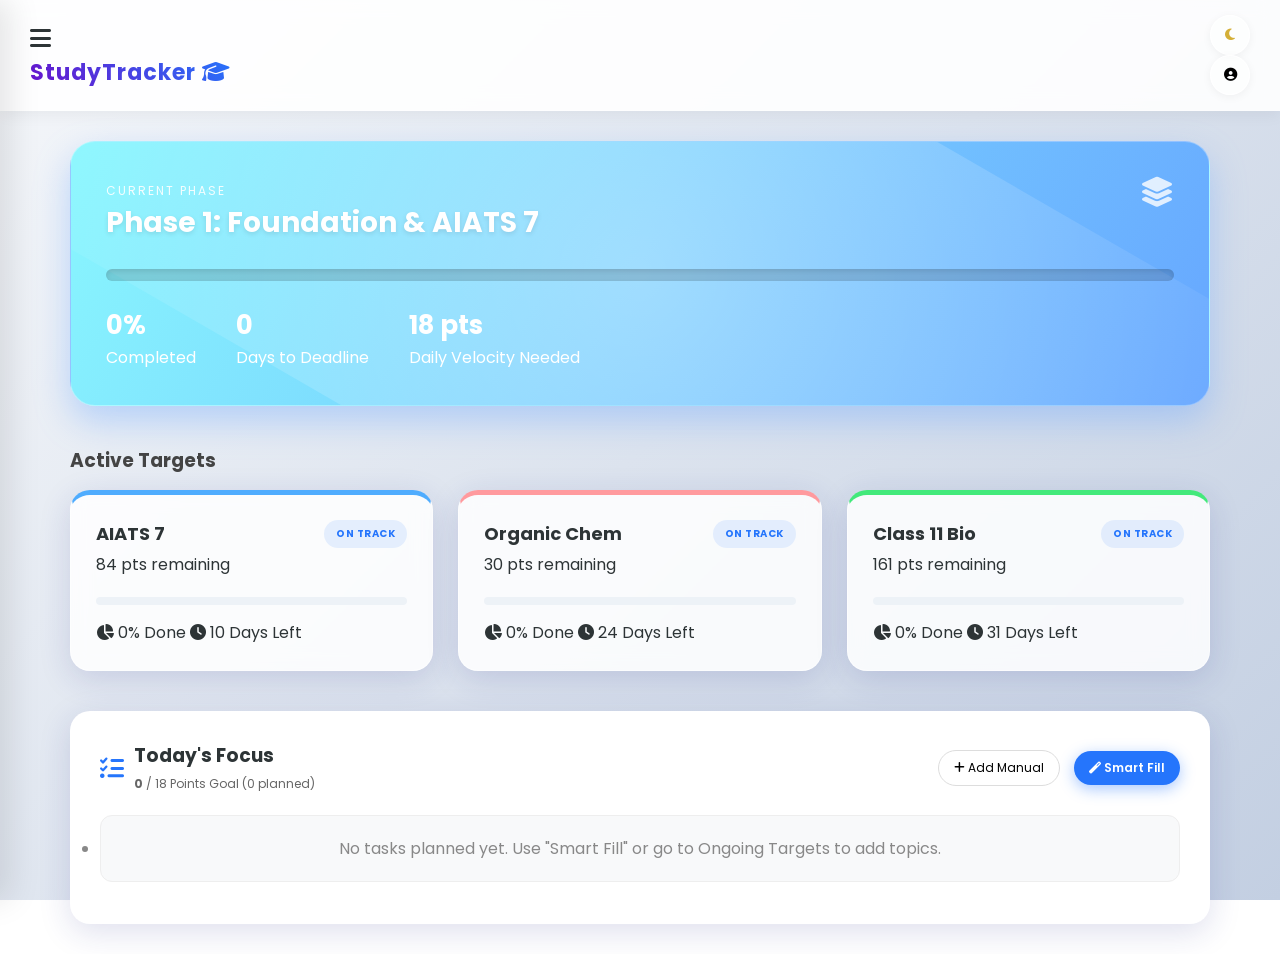
<file: index.html>
<!DOCTYPE html>
<html lang="en">
<head>
    <meta charset="UTF-8">
    <meta name="viewport" content="width=device-width, initial-scale=1.0">
    <title>Dashboard - StudyHub</title>
    <link href="https://fonts.googleapis.com/css2?family=Poppins:wght@300;400;600&display=swap" rel="stylesheet">
    <link rel="stylesheet" href="https://cdnjs.cloudflare.com/ajax/libs/font-awesome/6.4.0/css/all.min.css">
    
    <link rel="stylesheet" href="global.css">
    <link rel="stylesheet" href="dashboard.css">
</head>
<body>
    <div class="overlay" id="overlay" onclick="closeSidebar()"></div>

    <header>
        <div class="header-left">
            <div class="menu-btn" onclick="toggleSidebar()">
                <i class="fas fa-bars"></i>
            </div>
            <div class="logo">StudyTracker <i class="fas fa-graduation-cap"></i></div>
        </div>

        <div class="header-right">
            <button id="prayer-icon-btn" class="icon-btn" onclick="openPrayerModal()">
                <i class="fas fa-mosque"></i>
                <div id="ramadan-badge" class="ramadan-badge"><i class="fas fa-star"></i></div>
            </button>

            <button id="profile-icon-btn" class="icon-btn" onclick="openProfileModal()">
                <i class="fas fa-user-circle"></i>
            </button>
        </div>
    </header>

    <div id="prayer-modal" class="modal-overlay">
        <div class="modal-box">
            <i class="fas fa-times close-modal" onclick="closePrayerModal()"></i>
            <div class="modal-header">
                <h3>Daily Spiritual Log</h3>
            </div>
            
            <div class="prayer-list">
                <div class="prayer-item">
                    <label for="fajr">Fajr</label>
                    <input type="checkbox" id="fajr" class="prayer-checkbox">
                </div>
                <div class="prayer-item">
                    <label for="dhuhr">Dhuhr</label>
                    <input type="checkbox" id="dhuhr" class="prayer-checkbox">
                </div>
                <div class="prayer-item">
                    <label for="asr">Asr</label>
                    <input type="checkbox" id="asr" class="prayer-checkbox">
                </div>
                <div class="prayer-item">
                    <label for="maghrib">Maghrib</label>
                    <input type="checkbox" id="maghrib" class="prayer-checkbox">
                </div>
                <div class="prayer-item">
                    <label for="isha">Isha</label>
                    <input type="checkbox" id="isha" class="prayer-checkbox">
                </div>
            </div>

            <div id="fasting-section" class="fasting-section">
                <div class="fasting-toggle">
                    <label for="fasting-toggle"><i class="fas fa-moon" style="color:#bfa35f"></i> Fasting Today?</label>
                    <input type="checkbox" id="fasting-toggle" class="prayer-checkbox">
                </div>
            </div>

            <button class="save-btn" onclick="savePrayers()">Save Record</button>
        </div>
    </div>

    <div id="profile-modal" class="modal-overlay">
        <div class="modal-box">
            <i class="fas fa-times close-modal" onclick="closeProfileModal()"></i>
            <div class="modal-header">
                <h3>My Profile</h3>
                <p style="font-size:12px; color:#666;">This name will appear on the Leaderboard.</p>
            </div>
            <br>
            <input type="text" id="username-input" class="profile-input" placeholder="Enter your name...">
            <button class="save-btn" onclick="saveProfile()">Save Profile</button>
        </div>
    </div>

    <div class="sidebar" id="sidebar">
        <a href="index.html"><i class="fas fa-th-large"></i> Dashboard</a>
        <a href="ongoing.html"><i class="fas fa-spinner"></i> Ongoing Target</a>
        <a href="upcoming.html"><i class="fas fa-calendar-check"></i> Upcoming Target</a>
        <a href="leaderboard.html"><i class="fas fa-trophy"></i> Leaderboard</a>
        <a href="analytics.html"><i class="fas fa-chart-line"></i> Points Analytics</a>
        <a href="spiritual.html"><i class="fas fa-moon"></i> Spiritual Insights</a>
        
        <div class="sidebar-footer">
            <a href="#"><i class="fas fa-sign-out-alt"></i> Logout</a>
        </div>
    </div>

    <div class="main-content">
        <div class="dashboard-container">
            
            <div id="phase-card-container">
                </div>

            <h3 style="margin-bottom: 15px; color:#444;">Active Targets</h3>
            <div id="targets-grid-container" class="targets-grid">
                </div>

            <div class="dashboard-grid">
               <div class="smart-engine-section">
                <div class="planner-header" style="display:flex; justify-content:space-between; align-items:center; margin-bottom:20px;">
                    <div style="display:flex; align-items:center; gap:10px;">
                        <i class="fas fa-tasks" style="font-size:24px; color:var(--secondary-color);"></i>
                        <div>
                            <h3 style="margin:0;">Today's Focus</h3>
                            <span id="daily-points-summary" style="font-size:12px; color:#666;">0 / 0 Points Planned</span>
                        </div>
                    </div>
                    
                    <div class="planner-actions">
                        <button class="btn-secondary" onclick="openSyllabusModal()" style="padding:8px 15px; font-size:12px; border-radius:20px; border:1px solid #ddd; background:white; cursor:pointer;">
                            <i class="fas fa-plus"></i> Add Manual
                        </button>
                        <button class="btn-primary" onclick="triggerSmartFill()" style="padding:8px 15px; font-size:12px; border-radius:20px; border:none; background:var(--secondary-color); color:white; cursor:pointer; margin-left:10px;">
                            <i class="fas fa-magic"></i> Smart Fill
                        </button>
                    </div>
                </div>

                <ul id="smart-focus-list" class="milestone-list">
                    </ul>
            </div>

            <div id="syllabus-modal" class="modal-overlay">
                <div class="modal-box" style="width: 500px; max-height: 80vh; overflow-y: auto;">
                    <div class="modal-header">
                        <h3>Select Topics to Add</h3>
                        <i class="fas fa-times close-modal" onclick="closeSyllabusModal()"></i>
                    </div>
                    <div id="syllabus-list-container" style="text-align:left; margin-top:15px;">
                        </div>
                </div>
            </div> 


            </div>

        </div>
    </div>

<script src="global.js"></script>
    
    <script src="syllabus-details.js"></script>
    
    <script src="analytics.js"></script>
    
    <script src="dashboard.js"></script>
</body>
</html>    
</body>
</html>
</file>
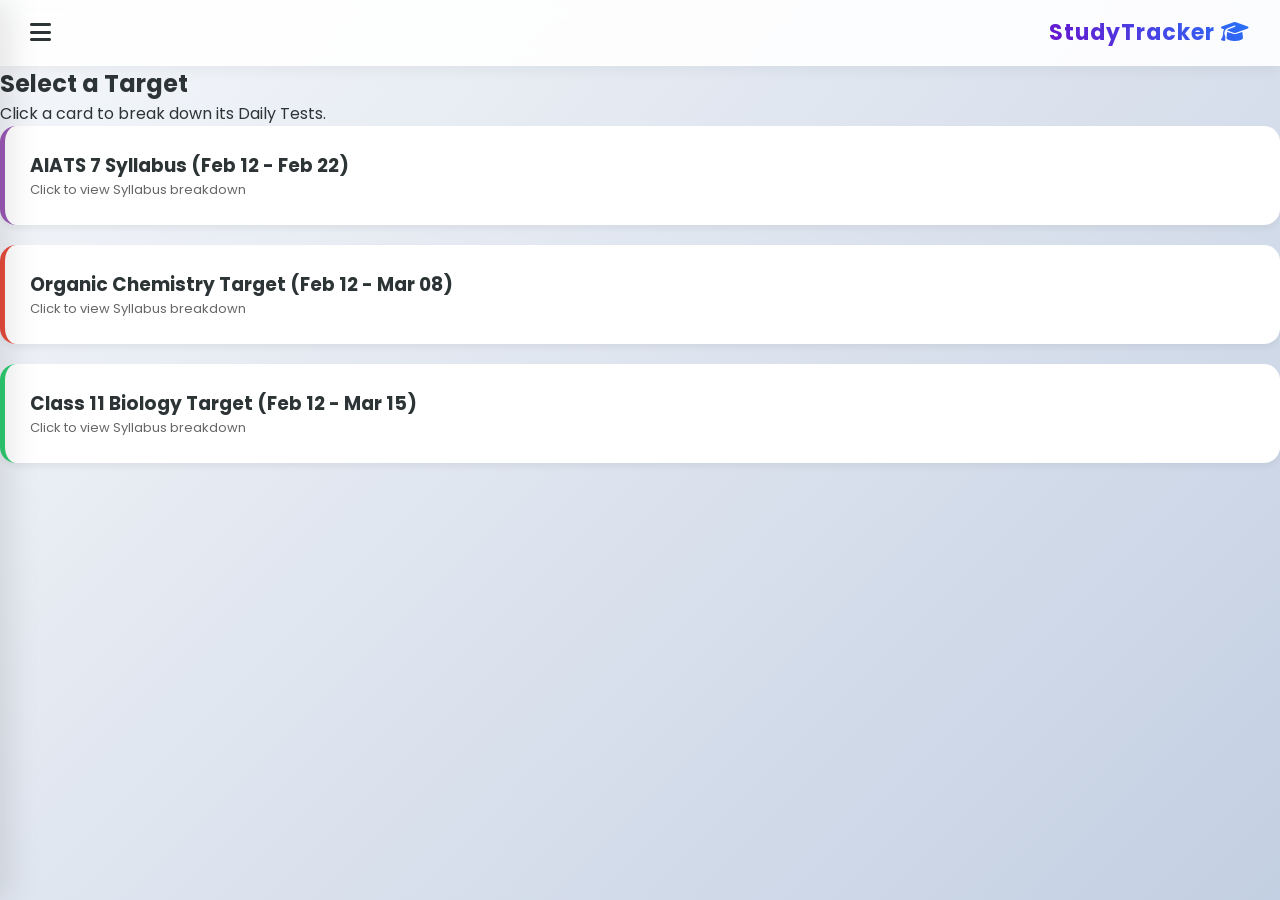
<file: ongoing.html>
<!DOCTYPE html>
<html lang="en">
<head>
    <meta charset="UTF-8">
    <meta name="viewport" content="width=device-width, initial-scale=1.0">
    <title>Ongoing Targets - StudyHub</title>
    <link href="https://fonts.googleapis.com/css2?family=Poppins:wght@300;400;600&display=swap" rel="stylesheet">
    <link rel="stylesheet" href="https://cdnjs.cloudflare.com/ajax/libs/font-awesome/6.4.0/css/all.min.css">
    <link rel="stylesheet" href="global.css">
    
    <style>
        /* Card Styles */
        .target-card {
            background: white;
            border-radius: 16px;
            padding: 25px;
            margin-bottom: 20px;
            cursor: pointer;
            transition: transform 0.2s, box-shadow 0.2s;
            border-left: 5px solid #ddd;
            box-shadow: 0 4px 6px rgba(0,0,0,0.05);
        }
        .target-card:hover { transform: translateY(-3px); box-shadow: 0 8px 15px rgba(0,0,0,0.1); }
        .card-physics { border-left-color: #3498db; }
        .card-chemistry { border-left-color: #e74c3c; }
        .card-biology { border-left-color: #2ecc71; }
        .card-aiats { border-left-color: #9b59b6; }

        /* Detail View Styles */
        .details-header { display: flex; align-items: center; margin-bottom: 20px; gap: 15px; }
        .back-btn { background: #f0f0f0; border: none; padding: 8px 15px; border-radius: 20px; cursor: pointer; font-size: 14px; }
        .back-btn:hover { background: #e0e0e0; }

        .dt-block { background: white; border-radius: 12px; padding: 20px; margin-bottom: 20px; box-shadow: 0 2px 10px rgba(0,0,0,0.05); }
        .dt-header { font-weight: 600; color: var(--secondary-color); margin-bottom: 15px; display: flex; justify-content: space-between; border-bottom: 1px solid #eee; padding-bottom: 10px; }
        
        .subtopic-row {
            display: flex; justify-content: space-between; align-items: center;
            padding: 10px 15px; border-bottom: 1px dashed #eee; transition: 0.2s;
        }
        .subtopic-row:hover { background-color: #f9f9f9; }
        
        .add-btn {
            background: #e8f8f5; color: #27ae60; border: 1px solid #27ae60;
            padding: 4px 10px; border-radius: 15px; font-size: 11px; cursor: pointer;
        }
        .add-btn:hover { background: #27ae60; color: white; }
        
        .remove-btn {
            background: #fdedec; color: #c0392b; border: 1px solid #c0392b;
            padding: 4px 10px; border-radius: 15px; font-size: 11px; cursor: pointer;
        }
    </style>
</head>
<body>
    <div class="overlay" id="overlay" onclick="closeSidebar()"></div>
    <header>
        <div class="menu-btn" onclick="toggleSidebar()"><i class="fas fa-bars"></i></div>
        <div class="logo">StudyTracker <i class="fas fa-graduation-cap"></i></div>
    </header>

    <div class="sidebar" id="sidebar">
        <a href="index.html"><i class="fas fa-th-large"></i> Dashboard</a>
        <a href="ongoing.html" class="active-page"><i class="fas fa-spinner"></i> Ongoing Target</a>
        </div>

    <div class="main-content">
        <div class="ongoing-container">
            
            <div id="cards-view">
                <div class="header-section">
                    <h2>Select a Target</h2>
                    <p>Click a card to break down its Daily Tests.</p>
                </div>
                <div id="cards-grid"></div>
            </div>

            <div id="details-view" style="display: none;">
                <div class="details-header">
                    <button class="back-btn" onclick="showCardsView()"><i class="fas fa-arrow-left"></i> Back</button>
                    <h2 id="detail-title">Target Details</h2>
                </div>
                <div id="topics-list"></div>
            </div>

        </div>
    </div>

    <script src="global.js"></script>
    <script src="syllabus-details.js"></script>
    <script src="ongoing.js"></script>
</body>
</html>
</file>
<file: global.css>
/* --- global.css (Premium Glassmorphism Redesign) --- */

:root {
    /* Modern Palette */
    --bg-gradient: linear-gradient(135deg, #f5f7fa 0%, #c3cfe2 100%);
    --primary-color: #6a11cb;
    --secondary-color: #2575fc;
    --glass-bg: rgba(255, 255, 255, 0.85);
    --glass-border: rgba(255, 255, 255, 0.5);
    --glass-shadow: 0 8px 32px 0 rgba(31, 38, 135, 0.15);
    
    /* Subject Gradients */
    --phy-gradient: linear-gradient(135deg, #4facfe 0%, #00f2fe 100%);
    --chem-gradient: linear-gradient(135deg, #ff9a9e 0%, #fecfef 99%, #fecfef 100%);
    --bio-gradient: linear-gradient(135deg, #43e97b 0%, #38f9d7 100%);
    
    --text-dark: #2d3436;
    --text-light: #636e72;
}

* {
    margin: 0;
    padding: 0;
    box-sizing: border-box;
    font-family: 'Poppins', sans-serif;
}

body {
    background: var(--bg-gradient);
    background-attachment: fixed; /* Parallax feel */
    min-height: 100vh;
    color: var(--text-dark);
}

/* --- GLASSY HEADER --- */
header {
    background: rgba(255, 255, 255, 0.9);
    backdrop-filter: blur(10px);
    -webkit-backdrop-filter: blur(10px);
    border-bottom: 1px solid rgba(255, 255, 255, 0.3);
    padding: 15px 30px;
    display: flex;
    justify-content: space-between;
    align-items: center;
    position: sticky;
    top: 0;
    z-index: 100;
    box-shadow: 0 4px 15px rgba(0,0,0,0.05);
}

.logo {
    font-size: 22px;
    font-weight: 700;
    background: -webkit-linear-gradient(45deg, #6a11cb, #2575fc);
    -webkit-background-clip: text;
    -webkit-text-fill-color: transparent;
    letter-spacing: 1px;
}

/* --- GLASSY SIDEBAR --- */
.sidebar {
    position: fixed;
    left: -280px;
    top: 0;
    width: 280px;
    height: 100%;
    background: rgba(255, 255, 255, 0.95);
    backdrop-filter: blur(15px);
    border-right: 1px solid rgba(255, 255, 255, 0.5);
    box-shadow: 10px 0 30px rgba(0,0,0,0.1);
    transition: 0.4s cubic-bezier(0.4, 0, 0.2, 1);
    padding-top: 80px;
    z-index: 1001;
}

.sidebar.active { left: 0; }

.sidebar a {
    display: flex;
    align-items: center;
    padding: 18px 25px;
    text-decoration: none;
    color: var(--text-light);
    font-weight: 500;
    transition: 0.3s;
    border-left: 4px solid transparent;
}

.sidebar a:hover, .sidebar a.active-page {
    background: linear-gradient(90deg, rgba(37, 117, 252, 0.1) 0%, transparent 100%);
    color: var(--secondary-color);
    border-left-color: var(--secondary-color);
    transform: translateX(5px);
}

.sidebar a i { width: 30px; font-size: 18px; }

/* --- OVERLAY & BUTTONS --- */
.overlay {
    position: fixed;
    top: 0; left: 0; width: 100%; height: 100%;
    background: rgba(0,0,0,0.3);
    backdrop-filter: blur(3px);
    z-index: 98;
    opacity: 0; visibility: hidden;
    transition: 0.3s;
}
.overlay.active { opacity: 1; visibility: visible; }

.menu-btn { font-size: 24px; cursor: pointer; color: var(--text-dark); transition: 0.2s; }
.menu-btn:hover { color: var(--secondary-color); transform: scale(1.1); }

/* --- BUTTONS --- */
.btn-primary {
    background: linear-gradient(45deg, #6a11cb, #2575fc);
    color: white;
    border: none;
    padding: 10px 20px;
    border-radius: 50px;
    font-weight: 600;
    box-shadow: 0 4px 15px rgba(37, 117, 252, 0.4);
    cursor: pointer;
    transition: 0.3s;
}
.btn-primary:hover {
    transform: translateY(-2px);
    box-shadow: 0 6px 20px rgba(37, 117, 252, 0.6);
}

.icon-btn {
    background: rgba(255,255,255,0.5);
    border: 1px solid white;
    width: 40px; height: 40px;
    border-radius: 50%;
    display: flex; align-items: center; justify-content: center;
    box-shadow: 0 2px 10px rgba(0,0,0,0.05);
}
/* --- APPEND TO BOTTOM OF global.css --- */

/* GLASSY MODALS (Restored & Upgraded) */
.modal-overlay {
    position: fixed;
    top: 0; left: 0; 
    width: 100%; height: 100%;
    background: rgba(0, 0, 0, 0.4); /* Darker dim */
    backdrop-filter: blur(5px);      /* Blur background */
    z-index: 2000;                   /* Highest priority */
    display: none;                   /* Hidden by default */
    justify-content: center;
    align-items: center;
    opacity: 0;
    transition: opacity 0.3s ease;
}

.modal-overlay.modal-active {
    display: flex;
    opacity: 1;
}

.modal-box {
    background: rgba(255, 255, 255, 0.95);
    padding: 30px;
    border-radius: 20px;
    width: 400px;
    max-width: 90%;
    box-shadow: 0 20px 50px rgba(0,0,0,0.2);
    border: 1px solid rgba(255, 255, 255, 0.5);
    position: relative;
    transform: translateY(20px);
    transition: transform 0.3s cubic-bezier(0.175, 0.885, 0.32, 1.275);
}

.modal-overlay.modal-active .modal-box {
    transform: translateY(0);
}

.modal-header {
    display: flex;
    justify-content: space-between;
    align-items: center;
    margin-bottom: 20px;
    border-bottom: 1px solid #eee;
    padding-bottom: 10px;
}

.modal-header h3 {
    margin: 0;
    font-size: 20px;
    background: -webkit-linear-gradient(45deg, #6a11cb, #2575fc);
    -webkit-background-clip: text;
    -webkit-text-fill-color: transparent;
}

.close-modal {
    font-size: 20px;
    color: #999;
    cursor: pointer;
    transition: 0.2s;
}
.close-modal:hover { color: #ff4757; transform: rotate(90deg); }

/* Custom Checkboxes for Spiritual Log */
.prayer-list {
    display: flex;
    flex-direction: column;
    gap: 12px;
}

.prayer-item {
    background: #f8f9fa;
    padding: 12px 15px;
    border-radius: 10px;
    display: flex;
    justify-content: space-between;
    align-items: center;
    transition: 0.2s;
    border: 1px solid transparent;
}

.prayer-item:hover {
    background: white;
    border-color: var(--secondary-color);
    box-shadow: 0 5px 15px rgba(0,0,0,0.05);
}

.prayer-checkbox {
    width: 20px;
    height: 20px;
    accent-color: var(--secondary-color);
    cursor: pointer;
}

/* Save Button inside Modal */
.save-btn {
    width: 100%;
    margin-top: 20px;
    padding: 12px;
    background: linear-gradient(45deg, #6a11cb, #2575fc);
    color: white;
    border: none;
    border-radius: 12px;
    font-size: 16px;
    font-weight: 600;
    cursor: pointer;
    transition: 0.3s;
}
.save-btn:hover {
    transform: translateY(-2px);
    box-shadow: 0 5px 15px rgba(37, 117, 252, 0.4);
}

/* Scrollable area for Manual Add Modal */
#syllabus-list-container {
    max-height: 300px;
    overflow-y: auto;
    padding-right: 5px;
}

/* Custom Scrollbar for Modal */
#syllabus-list-container::-webkit-scrollbar { width: 6px; }
#syllabus-list-container::-webkit-scrollbar-track { background: #f1f1f1; }
#syllabus-list-container::-webkit-scrollbar-thumb { background: #ccc; border-radius: 10px; }
#syllabus-list-container::-webkit-scrollbar-thumb:hover { background: var(--secondary-color); }
</file>
<file: dashboard.css>
/* --- dashboard.css (Modern & Glossy) --- */

.dashboard-container {
    max-width: 1200px;
    margin: 0 auto;
    padding: 30px;
}

/* 1. LIQUID PHASE CARD */
.phase-card {
    background: linear-gradient(120deg, #89f7fe 0%, #66a6ff 100%);
    padding: 35px;
    border-radius: 25px;
    color: white;
    position: relative;
    overflow: hidden;
    box-shadow: 0 15px 35px rgba(102, 166, 255, 0.4);
    border: 1px solid rgba(255,255,255,0.3);
    margin-bottom: 40px;
}

/* The "Glitter" / Shine Effect */
.phase-card::before {
    content: '';
    position: absolute;
    top: -50%; left: -50%;
    width: 200%; height: 200%;
    background: radial-gradient(circle, rgba(255,255,255,0.3) 0%, transparent 60%);
    transform: rotate(30deg);
    animation: shine 8s infinite linear;
}

@keyframes shine {
    from { transform: rotate(30deg) translate(-20%, -20%); }
    to { transform: rotate(30deg) translate(20%, 20%); }
}

.phase-header { position: relative; z-index: 2; display: flex; justify-content: space-between; }
.phase-title h2 { font-size: 28px; font-weight: 700; text-shadow: 0 2px 5px rgba(0,0,0,0.1); }
.phase-title span { text-transform: uppercase; letter-spacing: 2px; font-size: 12px; opacity: 0.9; }

/* Modern Progress Bar */
.phase-progress-container {
    background: rgba(0,0,0,0.15);
    height: 12px;
    border-radius: 10px;
    margin: 25px 0;
    position: relative;
    z-index: 2;
    overflow: hidden;
    box-shadow: inset 0 2px 5px rgba(0,0,0,0.1);
}

.phase-progress-bar {
    height: 100%;
    background: white;
    box-shadow: 0 0 15px rgba(255,255,255,0.8);
    border-radius: 10px;
    position: relative;
    transition: width 1.5s cubic-bezier(0.2, 1, 0.3, 1);
}

.phase-stats { display: flex; gap: 40px; position: relative; z-index: 2; }
.p-stat h3 { font-size: 26px; font-weight: 700; }

/* 2. TARGET CARDS (Glassmorphism) */
.targets-grid {
    display: grid;
    grid-template-columns: repeat(auto-fit, minmax(320px, 1fr));
    gap: 25px;
    margin-bottom: 40px;
}

.target-card {
    background: var(--glass-bg);
    backdrop-filter: blur(10px);
    border: 1px solid var(--glass-border);
    border-radius: 20px;
    padding: 25px;
    transition: all 0.4s ease;
    box-shadow: var(--glass-shadow);
    position: relative;
    overflow: hidden;
}

/* Hover Lift Effect */
.target-card:hover {
    transform: translateY(-8px) scale(1.02);
    box-shadow: 0 20px 40px rgba(31, 38, 135, 0.2);
    border-color: white;
}

/* Dynamic Borders */
.border-physics { border-top: 5px solid #4facfe; }
.border-chemistry { border-top: 5px solid #ff9a9e; }
.border-biology { border-top: 5px solid #43e97b; }

.t-header { display: flex; justify-content: space-between; align-items: start; margin-bottom: 20px; }
.t-title h4 { font-size: 18px; color: var(--text-dark); margin-bottom: 5px; }

/* Status Badges */
.status-badge {
    padding: 6px 12px;
    border-radius: 20px;
    font-size: 10px;
    font-weight: 700;
    text-transform: uppercase;
    letter-spacing: 0.5px;
}
.status-track { background: rgba(37, 117, 252, 0.1); color: var(--secondary-color); }
.status-lag { background: rgba(255, 71, 87, 0.1); color: #ff4757; }
.status-ahead { background: rgba(46, 213, 115, 0.1); color: #2ed573; }

/* Reactive Progress Bar */
.t-progress-bg {
    height: 8px;
    background: #edf2f7;
    border-radius: 10px;
    margin: 15px 0;
    overflow: hidden;
}

.t-progress-fill {
    height: 100%;
    border-radius: 10px;
    background: linear-gradient(90deg, var(--secondary-color), #a18cd1);
    position: relative;
}

/* Animated Striped Pattern for Progress */
.t-progress-fill::after {
    content: "";
    position: absolute;
    top: 0; left: 0; bottom: 0; right: 0;
    background-image: linear-gradient(
        -45deg, 
        rgba(255, 255, 255, .2) 25%, 
        transparent 25%, 
        transparent 50%, 
        rgba(255, 255, 255, .2) 50%, 
        rgba(255, 255, 255, .2) 75%, 
        transparent 75%, 
        transparent
    );
    background-size: 20px 20px;
    animation: moveStripes 2s linear infinite;
}

@keyframes moveStripes {
    0% { background-position: 0 0; }
    100% { background-position: 50px 50px; }
}

/* 3. SMART FOCUS (Modern List) */
.smart-engine-section {
    background: white;
    border-radius: 20px;
    padding: 30px;
    box-shadow: var(--glass-shadow);
    width: 100%;
}

.milestone-list li {
    background: #f8f9fa;
    border: 1px solid #eee;
    margin-bottom: 12px;
    padding: 15px;
    border-radius: 12px;
    transition: 0.2s;
}

.milestone-list li:hover {
    background: white;
    box-shadow: 0 5px 15px rgba(0,0,0,0.05);
    transform: translateX(5px);
    border-left: 3px solid var(--secondary-color);
}
</file>
